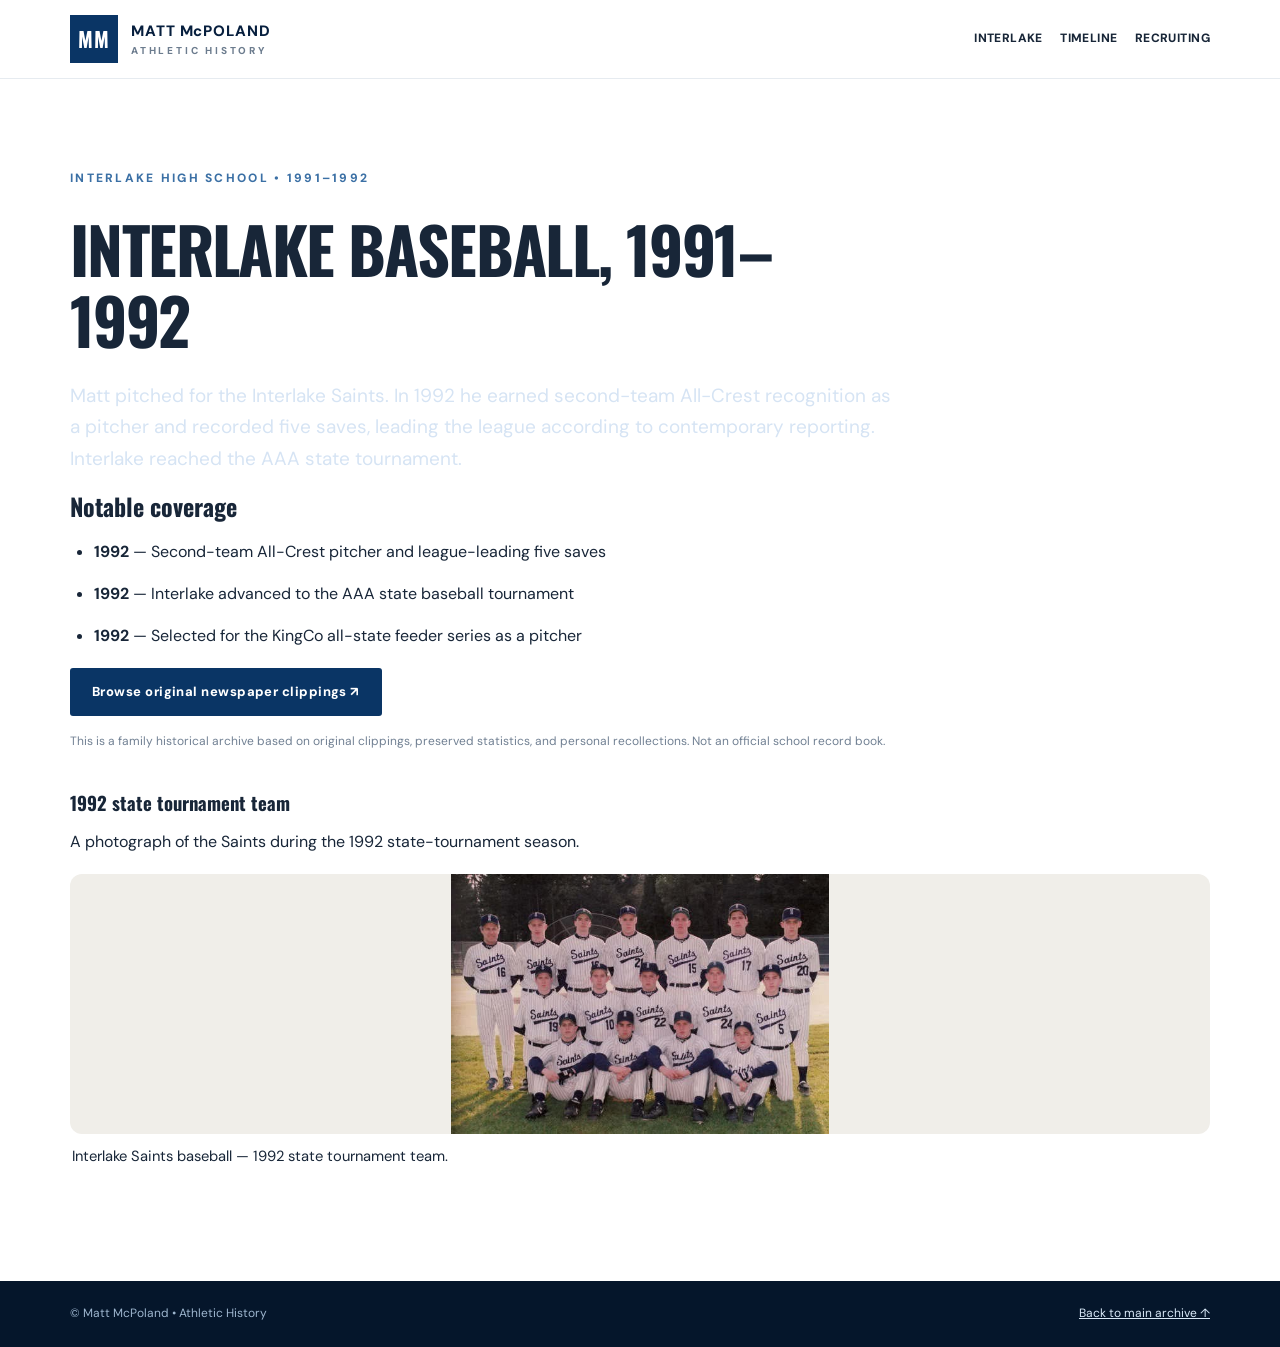
<file: interlake-baseball.html>
<!DOCTYPE html>
<html lang="en"><head><meta charset="utf-8"/><meta content="width=device-width,initial-scale=1" name="viewport"/><title>Interlake Baseball, 1991–1992 | Matt McPoland Athletic History</title><meta content="Matt pitched for the Interlake Saints. In 1992 he earned second-team All-Crest recognition as a pitcher and recorded five saves, leading the league accordi" name="description"/><link href="https://mmcpoland-sys.github.io/interlake-baseball.html" rel="canonical"/><link href="styles.css" rel="stylesheet"/><script type="application/ld+json">{"@context": "https://schema.org", "@type": "Article", "headline": "Interlake Baseball, 1991\u20131992", "description": "Matt pitched for the Interlake Saints. In 1992 he earned second-team All-Crest recognition as a pitcher and recorded five saves, leading the league according to contemporary reporting. Interlake reached the AAA state tournament.", "author": {"@type": "Person", "name": "Matt McPoland"}, "mainEntityOfPage": "https://mmcpoland-sys.github.io/interlake-baseball.html"}</script></head><body><header class="top"><div class="wrap nav"><a class="brand" href="index.html"><span class="monogram">MM</span><span>MATT McPOLAND <small>ATHLETIC HISTORY</small></span></a><nav><a href="index.html#interlake">Interlake</a><a href="index.html#articles">Timeline</a><a href="index.html#letters">Recruiting</a></nav></div></header><main class="section wrap chapter"><p class="kicker">Interlake High School • 1991–1992</p><h1>Interlake Baseball, 1991–1992</h1><p class="lede">Matt pitched for the Interlake Saints. In 1992 he earned second-team All-Crest recognition as a pitcher and recorded five saves, leading the league according to contemporary reporting. Interlake reached the AAA state tournament.</p><h2>Notable coverage</h2><ul class="chapter-list"><li><strong>1992</strong> — Second-team All-Crest pitcher and league-leading five saves</li><li><strong>1992</strong> — Interlake advanced to the AAA state baseball tournament</li><li><strong>1992</strong> — Selected for the KingCo all-state feeder series as a pitcher</li></ul><p><a class="btn dark" href="index.html#articles">Browse original newspaper clippings ↗</a></p><p class="fine">This is a family historical archive based on original clippings, preserved statistics, and personal recollections. Not an official school record book.</p><section class="memory-gallery"><h3>1992 state tournament team</h3><p>A photograph of the Saints during the 1992 state-tournament season.</p><div class="memory-gallery-grid"><figure><button aria-label="Enlarge Interlake Saints baseball — 1992 state tournament team." data-caption="Interlake Saints baseball — 1992 state tournament team." data-image="assets/interlake-baseball-state-team-1992.jpg" type="button"><img alt="1992 Interlake Saints baseball team photo." decoding="async" loading="lazy" src="assets/interlake-baseball-state-team-1992.jpg"/></button><figcaption>Interlake Saints baseball — 1992 state tournament team.</figcaption></figure></div></section></main><footer><div class="wrap foot">© Matt McPoland • Athletic History <a href="index.html">Back to main archive ↑</a></div></footer></body></html>
</file>
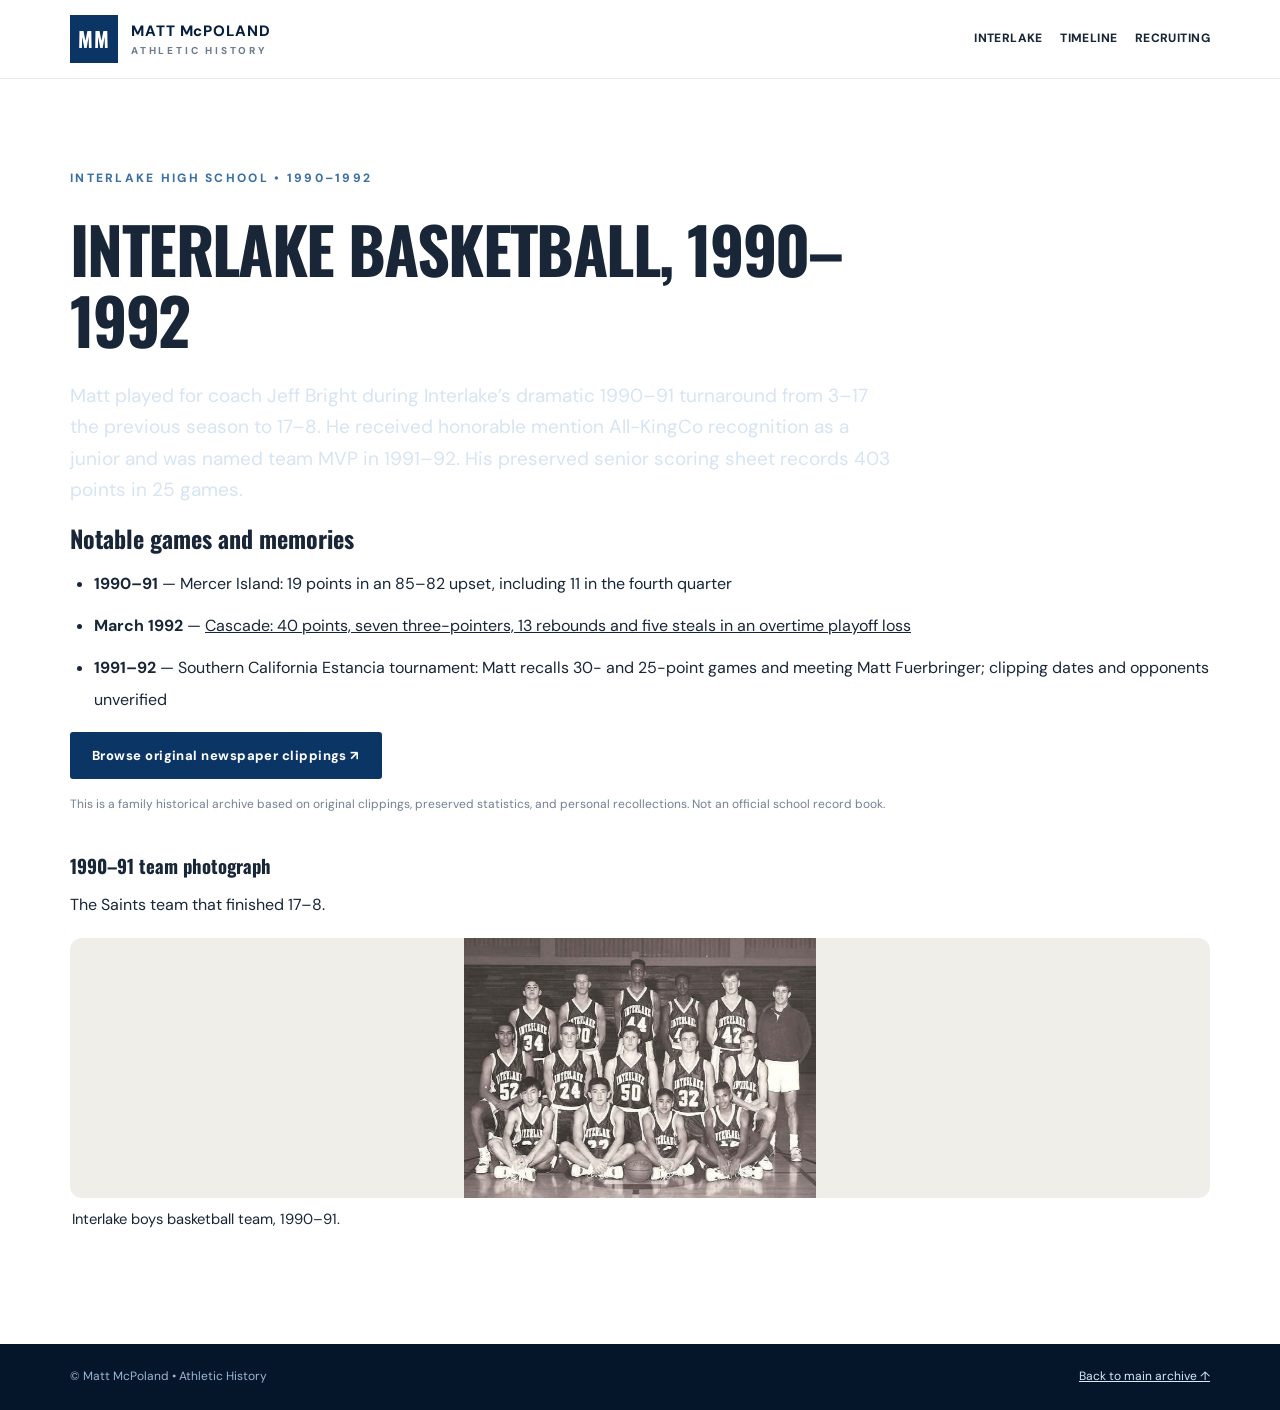
<file: interlake-basketball.html>
<!DOCTYPE html>
<html lang="en"><head><meta charset="utf-8"/><meta content="width=device-width,initial-scale=1" name="viewport"/><title>Interlake Basketball, 1990–1992 | Matt McPoland Athletic History</title><meta content="Matt played for coach Jeff Bright during Interlake’s dramatic 1990–91 turnaround from 3–17 the previous season to 17–8. He received honorable mention All-K" name="description"/><link href="https://mmcpoland-sys.github.io/interlake-basketball.html" rel="canonical"/><link href="styles.css" rel="stylesheet"/><script type="application/ld+json">{"@context": "https://schema.org", "@type": "Article", "headline": "Interlake Basketball, 1990\u20131992", "description": "Matt played for coach Jeff Bright during Interlake\u2019s dramatic 1990\u201391 turnaround from 3\u201317 the previous season to 17\u20138. He received honorable mention All-KingCo recognition as a junior and was named team MVP in 1991\u201392. His preserved senior scoring sheet records 403 points in 25 games.", "author": {"@type": "Person", "name": "Matt McPoland"}, "mainEntityOfPage": "https://mmcpoland-sys.github.io/interlake-basketball.html"}</script></head><body><header class="top"><div class="wrap nav"><a class="brand" href="index.html"><span class="monogram">MM</span><span>MATT McPOLAND <small>ATHLETIC HISTORY</small></span></a><nav><a href="index.html#interlake">Interlake</a><a href="index.html#articles">Timeline</a><a href="index.html#letters">Recruiting</a></nav></div></header><main class="section wrap chapter"><p class="kicker">Interlake High School • 1990–1992</p><h1>Interlake Basketball, 1990–1992</h1><p class="lede">Matt played for coach Jeff Bright during Interlake’s dramatic 1990–91 turnaround from 3–17 the previous season to 17–8. He received honorable mention All-KingCo recognition as a junior and was named team MVP in 1991–92. His preserved senior scoring sheet records 403 points in 25 games.</p><h2>Notable games and memories</h2><ul class="chapter-list"><li><strong>1990–91</strong> — Mercer Island: 19 points in an 85–82 upset, including 11 in the fourth quarter</li><li><strong>March 1992</strong> — <a href="https://youtu.be/geZacXmgTA0">Cascade: 40 points, seven three-pointers, 13 rebounds and five steals in an overtime playoff loss</a></li><li><strong>1991–92</strong> — Southern California Estancia tournament: Matt recalls 30- and 25-point games and meeting Matt Fuerbringer; clipping dates and opponents unverified</li></ul><p><a class="btn dark" href="index.html#articles">Browse original newspaper clippings ↗</a></p><p class="fine">This is a family historical archive based on original clippings, preserved statistics, and personal recollections. Not an official school record book.</p><section class="memory-gallery"><h3>1990–91 team photograph</h3><p>The Saints team that finished 17–8.</p><div class="memory-gallery-grid"><figure><button aria-label="Enlarge Interlake boys basketball team, 1990–91." data-caption="Interlake boys basketball team, 1990–91." data-image="assets/interlake-basketball-team-1991-restored.jpg" type="button"><img alt="Interlake basketball team portrait from the 1990–91 season." decoding="async" loading="lazy" src="assets/interlake-basketball-team-1991-restored.jpg"/></button><figcaption>Interlake boys basketball team, 1990–91.</figcaption></figure></div></section></main><footer><div class="wrap foot">© Matt McPoland • Athletic History <a href="index.html">Back to main archive ↑</a></div></footer></body></html>
</file>
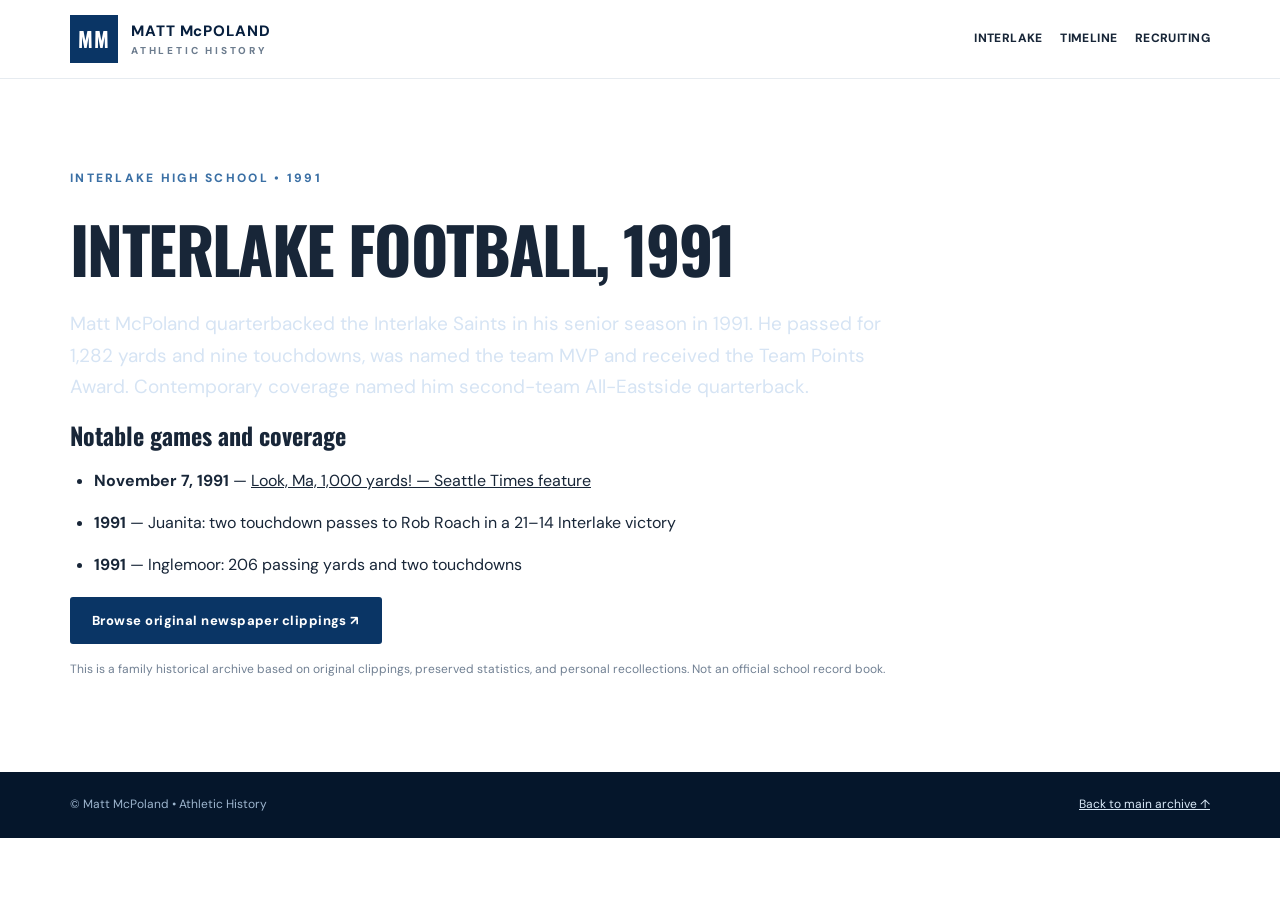
<file: interlake-football.html>
<!doctype html><html lang="en"><head><meta charset="utf-8"><meta name="viewport" content="width=device-width,initial-scale=1"><title>Interlake Football, 1991 | Matt McPoland Athletic History</title><meta name="description" content="Matt McPoland quarterbacked the Interlake Saints in his senior season in 1991. He passed for 1,282 yards and nine touchdowns, was named the team MVP and re"><link rel="canonical" href="https://mmcpoland-sys.github.io/interlake-football.html"><link rel="stylesheet" href="styles.css"><script type="application/ld+json">{"@context": "https://schema.org", "@type": "Article", "headline": "Interlake Football, 1991", "description": "Matt McPoland quarterbacked the Interlake Saints in his senior season in 1991. He passed for 1,282 yards and nine touchdowns, was named the team MVP and received the Team Points Award. Contemporary coverage named him second-team All-Eastside quarterback.", "author": {"@type": "Person", "name": "Matt McPoland"}, "mainEntityOfPage": "https://mmcpoland-sys.github.io/interlake-football.html"}</script></head><body><header class="top"><div class="wrap nav"><a class="brand" href="index.html"><span class="monogram">MM</span><span>MATT McPOLAND <small>ATHLETIC HISTORY</small></span></a><nav><a href="index.html#interlake">Interlake</a><a href="index.html#articles">Timeline</a><a href="index.html#letters">Recruiting</a></nav></div></header><main class="section wrap chapter"><p class="kicker">Interlake High School • 1991</p><h1>Interlake Football, 1991</h1><p class="lede">Matt McPoland quarterbacked the Interlake Saints in his senior season in 1991. He passed for 1,282 yards and nine touchdowns, was named the team MVP and received the Team Points Award. Contemporary coverage named him second-team All-Eastside quarterback.</p><h2>Notable games and coverage</h2><ul class="chapter-list"><li><strong>November 7, 1991</strong> — <a href="https://archive.seattletimes.com/archive/19911107/1315900/look-ma-1000-yards----mothers-advice-worth-a-grand-to-interlake-qb">Look, Ma, 1,000 yards! — Seattle Times feature</a></li><li><strong>1991</strong> — Juanita: two touchdown passes to Rob Roach in a 21–14 Interlake victory</li><li><strong>1991</strong> — Inglemoor: 206 passing yards and two touchdowns</li></ul><p><a class="btn dark" href="index.html#articles">Browse original newspaper clippings ↗</a></p><p class="fine">This is a family historical archive based on original clippings, preserved statistics, and personal recollections. Not an official school record book.</p></main><footer><div class="wrap foot">© Matt McPoland • Athletic History <a href="index.html">Back to main archive ↑</a></div></footer></body></html>
</file>
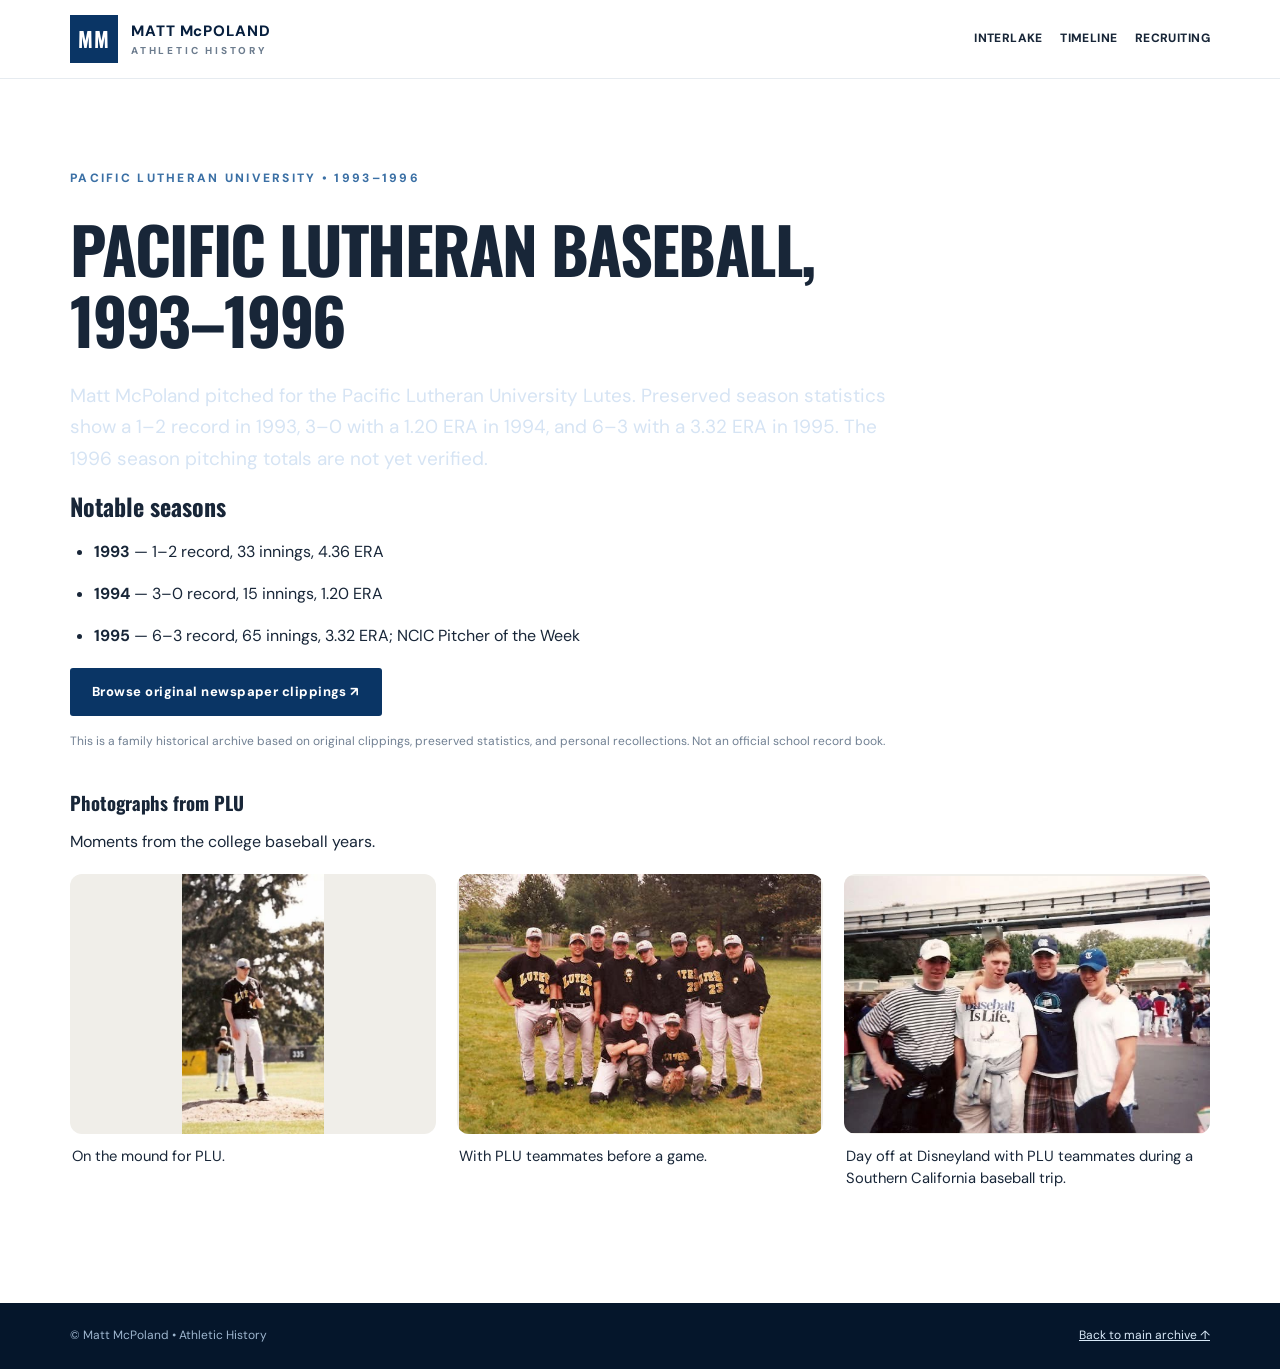
<file: plu-baseball.html>
<!DOCTYPE html>
<html lang="en"><head><meta charset="utf-8"/><meta content="width=device-width,initial-scale=1" name="viewport"/><title>Pacific Lutheran Baseball, 1993–1996 | Matt McPoland Athletic History</title><meta content="Matt McPoland pitched for the Pacific Lutheran University Lutes. Preserved season statistics show a 1–2 record in 1993, 3–0 with a 1.20 ERA in 1994, and 6–" name="description"/><link href="https://mmcpoland-sys.github.io/plu-baseball.html" rel="canonical"/><link href="styles.css" rel="stylesheet"/><script type="application/ld+json">{"@context": "https://schema.org", "@type": "Article", "headline": "Pacific Lutheran Baseball, 1993\u20131996", "description": "Matt McPoland pitched for the Pacific Lutheran University Lutes. Preserved season statistics show a 1\u20132 record in 1993, 3\u20130 with a 1.20 ERA in 1994, and 6\u20133 with a 3.32 ERA in 1995. The 1996 season pitching totals are not yet verified.", "author": {"@type": "Person", "name": "Matt McPoland"}, "mainEntityOfPage": "https://mmcpoland-sys.github.io/plu-baseball.html"}</script></head><body><header class="top"><div class="wrap nav"><a class="brand" href="index.html"><span class="monogram">MM</span><span>MATT McPOLAND <small>ATHLETIC HISTORY</small></span></a><nav><a href="index.html#interlake">Interlake</a><a href="index.html#articles">Timeline</a><a href="index.html#letters">Recruiting</a></nav></div></header><main class="section wrap chapter"><p class="kicker">Pacific Lutheran University • 1993–1996</p><h1>Pacific Lutheran Baseball, 1993–1996</h1><p class="lede">Matt McPoland pitched for the Pacific Lutheran University Lutes. Preserved season statistics show a 1–2 record in 1993, 3–0 with a 1.20 ERA in 1994, and 6–3 with a 3.32 ERA in 1995. The 1996 season pitching totals are not yet verified.</p><h2>Notable seasons</h2><ul class="chapter-list"><li><strong>1993</strong> — 1–2 record, 33 innings, 4.36 ERA</li><li><strong>1994</strong> — 3–0 record, 15 innings, 1.20 ERA</li><li><strong>1995</strong> — 6–3 record, 65 innings, 3.32 ERA; NCIC Pitcher of the Week</li></ul><p><a class="btn dark" href="index.html#articles">Browse original newspaper clippings ↗</a></p><p class="fine">This is a family historical archive based on original clippings, preserved statistics, and personal recollections. Not an official school record book.</p><section class="memory-gallery"><h3>Photographs from PLU</h3><p>Moments from the college baseball years.</p><div class="memory-gallery-grid"><figure><button aria-label="Enlarge On the mound for PLU." data-caption="On the mound for PLU." data-image="assets/plu-pitching-on-mound.jpg" type="button"><img alt="Matt on the pitcher mound for PLU." decoding="async" loading="lazy" src="assets/plu-pitching-on-mound.jpg"/></button><figcaption>On the mound for PLU.</figcaption></figure><figure><button aria-label="Enlarge With PLU teammates before a game." data-caption="With PLU teammates before a game." data-image="assets/plu-teammates-pregame.jpg" type="button"><img alt="PLU Lutes teammates before a baseball game." decoding="async" loading="lazy" src="assets/plu-teammates-pregame.jpg"/></button><figcaption>With PLU teammates before a game.</figcaption></figure><figure><button aria-label="Enlarge PLU teammates at Disneyland during a Southern California baseball trip" data-caption="Day off at Disneyland with PLU teammates during a Southern California baseball trip in the 1990s." data-image="assets/plu-disneyland-teammates-1990s.jpg" type="button"><img alt="Matt McPoland and three PLU baseball teammates at Disneyland on a day off during a Southern California trip" decoding="async" loading="lazy" src="assets/plu-disneyland-teammates-1990s.jpg"/></button><figcaption>Day off at Disneyland with PLU teammates during a Southern California baseball trip.</figcaption></figure></div></section></main><footer><div class="wrap foot">© Matt McPoland • Athletic History <a href="index.html">Back to main archive ↑</a></div></footer></body></html>
</file>
<file: styles.css>
@import url('https://fonts.googleapis.com/css2?family=DM+Sans:wght@400;500;600;700;800&family=Oswald:wght@400;500;600;700&display=swap');:root{--blue:#0a3565;--deep:#071f3e;--accent:#f4c66a;--pale:#f2f5f9;--ink:#182638;--muted:#627287}*{box-sizing:border-box}html{scroll-behavior:smooth;scroll-padding-top:85px}body{margin:0;font-family:'DM Sans',Arial,sans-serif;color:var(--ink);line-height:1.65;background:white}a{color:inherit}button,input{font:inherit}.wrap{width:min(1140px,calc(100% - 44px));margin:auto}.skip{position:absolute;top:-100px;left:10px;background:white;padding:10px;z-index:20}.skip:focus{top:10px}.top{background:#fff;border-bottom:1px solid #e6ebf0;position:sticky;top:0;z-index:9}.nav{display:flex;justify-content:space-between;align-items:center;min-height:78px;gap:20px}.brand{display:flex;align-items:center;gap:13px;text-decoration:none;color:var(--deep);font-weight:800;letter-spacing:.06em;font-size:15px;line-height:1.2}.brand small{display:block;font-size:10px;letter-spacing:.28em;color:#6c7c8e;margin-top:5px}.monogram{background:var(--blue);color:white;font-family:Oswald,sans-serif;font-size:21px;display:grid;place-items:center;width:48px;height:48px}.nav nav{display:flex;gap:28px}.nav nav a{font-size:13px;font-weight:800;text-decoration:none;text-transform:uppercase;letter-spacing:.07em}.nav nav a:hover{color:#276db1}.menu{display:none;background:transparent;border:1px solid #ccd4de;padding:8px 13px}.hero{min-height:620px;background:linear-gradient(115deg,#071c37 0%,#0a376d 78%);color:#fff;position:relative;overflow:hidden}.hero-inner{position:relative;z-index:1;padding:110px 0 80px}.eyebrow,.kicker{font-size:12px;font-weight:800;letter-spacing:.19em;text-transform:uppercase}.eyebrow{color:var(--accent)}h1,h2,h3{font-family:Oswald,'Arial Narrow',sans-serif;line-height:1.13;margin:0}h1{font-size:clamp(66px,9vw,128px);text-transform:uppercase;letter-spacing:-.025em;max-width:800px;margin:24px 0}h1 span{display:block;color:#a7c6e9;font-size:.52em;letter-spacing:.035em}.lede{font-size:19px;max-width:620px;color:#d6e4f4}.hero-actions{display:flex;gap:12px;flex-wrap:wrap;margin-top:30px}.btn{display:inline-block;background:var(--accent);color:var(--deep);padding:13px 22px;font-weight:800;text-decoration:none;border-radius:3px;font-size:13px;letter-spacing:.035em}.btn:hover{filter:brightness(.94)}.btn.ghost{background:transparent;border:1px solid #7693b5;color:white}.btn.dark{background:var(--blue);color:#fff}.meta{display:flex;gap:30px;flex-wrap:wrap;font-size:11px;letter-spacing:.16em;margin-top:70px;color:#a9c2de;font-weight:800}.hero-graphic{position:absolute;right:-90px;top:0;height:100%;width:46%;opacity:.15;pointer-events:none}.huge{font-family:Oswald,sans-serif;font-size:520px;line-height:1;font-weight:700;position:absolute;right:0;top:50px;color:white}.vertical{position:absolute;right:65px;top:80px;writing-mode:vertical-rl;letter-spacing:.4em}.circle{position:absolute;border:2px solid white;border-radius:50%}.c1{width:600px;height:600px;right:0;top:30px}.c2{width:420px;height:420px;right:90px;top:120px}.section{padding:88px 0}.section-heading{max-width:770px;margin-bottom:36px}.kicker{color:#3b70a5;margin:0 0 12px}.section-heading h2,.closing h2{font-size:clamp(36px,5vw,58px);text-transform:uppercase;color:var(--deep);margin-bottom:16px}.section-heading p:last-child{color:#5c6b7d;font-size:17px}.stats{display:grid;grid-template-columns:repeat(4,1fr);gap:1px;background:#d9e2ed;margin:45px 0 65px;border:1px solid #d9e2ed}.stats>div{background:white;padding:25px 20px}.stats b{font-family:Oswald,sans-serif;font-size:48px;display:block;line-height:1;color:var(--blue)}.stats span{display:block;color:var(--muted);font-size:12px;font-weight:700;margin-top:10px;text-transform:uppercase;letter-spacing:.04em}.timeline{border-left:3px solid #bcd2e8;margin-left:11px;display:grid;grid-template-columns:repeat(2,1fr);column-gap:70px}.time{padding:0 0 35px 24px;position:relative}.time:before{content:'';width:13px;height:13px;border-radius:50%;background:#2c73b3;position:absolute;left:-8px;top:4px}.time span{color:#3574ac;font-weight:800;font-size:12px;letter-spacing:.12em}.time h3{font-size:24px;margin:8px 0}.time p{margin:0;color:#607083}.pale{background:var(--pale)}.sport-grid{display:grid;grid-template-columns:repeat(3,1fr);gap:20px}.sport{background:white;border-top:5px solid var(--blue);padding:30px;min-height:360px;display:flex;flex-direction:column}.sport-icon{font-size:32px;margin-bottom:18px}.sport h3{font-size:36px;text-transform:uppercase}.sport p:not(.kicker){color:#536478}.sport-foot{margin-top:auto;border-top:1px solid #e7ecf2;padding-top:15px;color:#456381;font-weight:700;font-size:12px}.feature{display:grid;grid-template-columns:1.15fr .85fr;margin-top:28px;background:white;overflow:hidden}.feature-copy{padding:44px}.feature-copy h3{font-size:42px;text-transform:uppercase;color:var(--deep)}.feature-copy p{color:#526174}.feature-art{background:var(--deep);color:#fff;display:flex;flex-direction:column;justify-content:center;align-items:center;padding:30px;min-height:390px}.feature-art span{font:700 190px/1 Oswald,sans-serif;color:var(--accent)}.feature-art small{text-align:center;font:600 25px/1.3 Oswald,sans-serif;letter-spacing:.1em}.feature-art div{margin-top:30px;font-size:10px;letter-spacing:.14em;color:#b8d0e7}.two{display:grid;grid-template-columns:1fr 1fr;gap:24px}.panel{border:1px solid #dfe6ed;padding:35px}.panel h3{font-size:32px;color:var(--deep);text-transform:uppercase;margin-bottom:20px}.panel.highlight{background:#eef4fb;border-color:#dce9f6}.panel p{color:#5a697b}.table-wrap{overflow-x:auto}table{width:100%;border-collapse:collapse;font-size:14px}th,td{text-align:left;padding:12px 8px;border-bottom:1px solid #e1e8ef}th{color:#536b84;font-size:11px;text-transform:uppercase;letter-spacing:.1em}.total{font-weight:800;background:#edf3fa}.fine{font-size:12px!important;color:#718093!important}.award-grid{display:grid;grid-template-columns:repeat(3,1fr);gap:22px}.award{background:#fff;margin:0;border:1px solid #e2e8ef}.award button{display:block;border:0;background:#e9edf2;width:100%;padding:0;cursor:zoom-in}.award img{display:block;width:100%;height:240px;object-fit:cover;object-position:center 54%}.award figcaption{padding:17px 19px 20px}.award b{display:block;color:var(--deep)}.award span{color:#657588;font-size:13px}.search-label{display:block;font-weight:800;margin-bottom:8px}.search{width:100%;border:1px solid #b8c9da;padding:16px 18px;border-radius:3px;font-size:16px}.search:focus{outline:3px solid #bcd5f1}.filters{display:flex;gap:8px;flex-wrap:wrap;margin:20px 0 26px}.filters button{border:1px solid #cbd7e3;background:white;color:var(--blue);padding:8px 15px;cursor:pointer;font-size:12px;font-weight:800;border-radius:30px}.filters button.active{background:var(--blue);color:white}.archive-grid{display:grid;grid-template-columns:repeat(2,1fr);gap:14px}.entry{border:1px solid #dce5ee;padding:22px;background:#fff}.entry .tag{font-size:10px;font-weight:800;letter-spacing:.1em;text-transform:uppercase;color:#3474b0}.entry h3{font-size:23px;margin:8px 0;color:var(--deep)}.entry p{font-size:14px;color:#58697c;margin:0}.closing{background:var(--deep);color:white}.closing .wrap{max-width:850px}.closing h2{color:white}.closing p{color:#c5d6e8}footer{background:#05162b;color:#9eb6cf;padding:23px 0}.foot{display:flex;justify-content:space-between;gap:20px;font-size:12px}.foot a{color:#d9e9f8}dialog{border:0;padding:16px;max-width:min(90vw,900px);max-height:90vh;box-shadow:0 20px 70px #0008}dialog::backdrop{background:#05172cce}dialog img{max-width:100%;max-height:73vh;display:block;margin:auto}dialog p{text-align:center;margin:8px 30px 0;font-size:14px}.close{position:absolute;right:8px;top:8px;border:0;background:var(--blue);color:white;padding:8px 12px;cursor:pointer}@media(max-width:850px){.nav nav{gap:14px}.nav nav a{font-size:11px}.sport-grid{grid-template-columns:1fr 1fr}.sport:last-child{grid-column:span 2}.hero-graphic{opacity:.07}.feature{grid-template-columns:1fr}.feature-art{min-height:300px}.feature-art span{font-size:140px}.award-grid{grid-template-columns:repeat(2,1fr)}}@media(max-width:600px){.nav{min-height:70px}.menu{display:block}.nav nav{display:none;position:absolute;top:70px;left:0;right:0;background:white;padding:20px 24px;box-shadow:0 12px 25px #0002;flex-direction:column}.nav nav.open{display:flex}.hero{min-height:530px}.hero-inner{padding:75px 0 45px}h1{font-size:clamp(56px,14vw,90px)}.lede{font-size:16px}.meta{margin-top:48px;gap:10px}.section{padding:62px 0}.stats{grid-template-columns:repeat(2,1fr);margin:35px 0 50px}.timeline{grid-template-columns:1fr}.sport-grid,.two,.archive-grid,.award-grid{grid-template-columns:1fr}.sport:last-child{grid-column:auto}.sport{min-height:auto}.feature-copy{padding:28px}.feature-copy h3{font-size:34px}.award img{height:265px}.foot{flex-direction:column}}/* Recruiting history addition */
.recruiting-grid{display:grid;grid-template-columns:repeat(2,minmax(0,1fr));gap:22px;margin-top:28px}.recruiting-card{background:#fff;border:1px solid #dce5ef;border-radius:15px;padding:25px;box-shadow:0 7px 24px rgba(9,32,65,.05)}.recruiting-card h3{margin:8px 0 12px}.recruiting-card p{line-height:1.75}.source-note{font-size:.88rem;color:#5d6c7c;margin-top:14px}.recruiting-intro{max-width:800px;line-height:1.8}@media(max-width:720px){.recruiting-grid{grid-template-columns:1fr}}

/* Featured original newspaper clippings */
.article-grid{display:grid;grid-template-columns:repeat(2,minmax(0,1fr));gap:26px}.press-card{background:#fff;border:1px solid #dbe5ef;overflow:hidden;box-shadow:0 8px 28px #0922410d}.press-card>button{display:block;width:100%;border:0;padding:0;background:#e7e2d9;cursor:zoom-in}.press-card>button img{width:100%;height:355px;object-fit:contain;display:block}.press-copy{padding:23px 26px 28px}.press-copy h3{font-size:28px;color:var(--deep);margin-bottom:12px}.press-copy p:not(.kicker){color:#58697c}.press-copy a,.archive-source{display:inline-block;margin-top:12px;color:#14568f;font-weight:800;font-size:13px}.press-copy a:hover,.archive-source:hover{text-decoration:none}@media(max-width:680px){.article-grid{grid-template-columns:1fr}.press-card>button img{height:310px}}

/* Recruiting letters: original-source chronology */
.letter-summary{display:grid;grid-template-columns:repeat(3,1fr);gap:12px;margin-bottom:24px}.letter-summary>div{background:#f2f5f9;padding:18px 22px}.letter-summary strong{font:700 38px Oswald,sans-serif;color:var(--blue);display:block}.letter-summary span{font-size:12px;font-weight:800;text-transform:uppercase;letter-spacing:.08em;color:var(--muted)}.letter-highlight{background:#edf4fb;border-left:5px solid var(--blue);padding:28px;margin-bottom:24px}.letter-highlight h3{font-size:30px;color:var(--deep)}.letter-list{display:grid;grid-template-columns:repeat(2,minmax(0,1fr));gap:12px}.letter-item{display:flex;flex-direction:column;border:1px solid #dfe6ee;padding:19px 22px}.letter-date{font-size:11px;font-weight:800;color:#3672ab;text-transform:uppercase;letter-spacing:.09em}.letter-item h4{font:600 23px Oswald,sans-serif;color:var(--deep);margin:8px 0 2px}.letter-item p{margin:7px 0 0;font-size:14px;color:#596b7d}.letter-item .letter-byline{font-size:12px;font-weight:800;color:#3a6286}.article-external{margin-left:12px}@media(max-width:680px){.letter-list{grid-template-columns:1fr}.letter-summary{gap:5px}.letter-summary>div{padding:12px}.letter-summary strong{font-size:30px}.letter-summary span{font-size:10px}.article-external{margin-left:0}}

/* Matched primary-source scans and historical milestones */
.letter-item{padding:0;overflow:hidden}.letter-item>span,.letter-item>div:not(.letter-scan),.letter-item>p{margin-left:20px;margin-right:20px}.letter-scan{margin:0 0 15px;background:#e8eef5}.letter-scan button{display:block;width:100%;padding:0;border:0;background:transparent;cursor:zoom-in}.letter-scan img{width:100%;height:245px;display:block;object-fit:contain;object-position:center;background:#edf1f5}.letter-item .letter-open{display:inline-block;margin:12px 20px 20px;color:var(--blue);font-weight:800;font-size:13px}.milestone-grid{display:grid;grid-template-columns:repeat(3,minmax(0,1fr));gap:18px}.milestone{background:white;padding:25px;border-top:4px solid var(--blue)}.milestone-year{font-size:11px;letter-spacing:.12em;font-weight:800;color:#3c6f9e}.milestone strong{font:700 57px/1.2 Oswald,sans-serif;color:var(--blue);display:block;margin:10px 0}.milestone h3{font-size:24px;color:var(--deep)}.milestone p{font-size:14px;color:#526479}.milestone a{font-size:13px;font-weight:800;color:var(--blue)}@media(max-width:900px){.milestone-grid{grid-template-columns:repeat(2,1fr)}}@media(max-width:600px){.milestone-grid{grid-template-columns:1fr}.letter-scan img{height:285px}}

/* Compact recruiting archive: small previews; click to read the full scan. */
.letter-list{grid-template-columns:repeat(2,minmax(0,1fr));gap:14px;align-items:stretch}
.letter-item{display:grid;grid-template-columns:104px minmax(0,1fr);grid-template-rows:auto auto 1fr auto;column-gap:16px;align-content:start;padding:16px;min-width:0;border-radius:10px;background:#fff}
.letter-scan{grid-column:1;grid-row:1 / span 4;margin:0;background:#f1f4f8;border:1px solid #dfe6ee;border-radius:5px;align-self:start;overflow:hidden}
.letter-scan button{width:100%;display:block;cursor:zoom-in}
.letter-scan img{width:100%;height:136px;object-fit:contain;background:#f1f4f8;display:block}
.letter-item>span.letter-date{grid-column:2;grid-row:1;margin:0}
.letter-item>div{grid-column:2;grid-row:2 / span 2;margin:0;min-width:0}
.letter-item h4{font-size:19px;line-height:1.2;margin:5px 0}
.letter-item p{font-size:13px;line-height:1.5;margin:6px 0 0}
.letter-item .letter-open{grid-column:2;grid-row:4;margin:10px 0 0;font-size:12px}
.letter-scan button:focus-visible{outline:3px solid #287cc0;outline-offset:-3px}
@media(max-width:900px){.letter-list{grid-template-columns:1fr}}
@media(max-width:420px){.letter-item{grid-template-columns:80px minmax(0,1fr);gap:10px;padding:12px}.letter-scan img{height:110px}.letter-item h4{font-size:17px}}

/* Compact, chronological newspaper and game-document archive */
.document-timeline{display:grid;gap:30px}.document-era{border-left:3px solid #d2dfeb;padding:4px 0 8px 23px}.era-heading{display:flex;gap:20px;align-items:flex-start;margin-bottom:17px}.era-year{display:inline-block;flex:none;font-size:14px;font-weight:800;background:#163b60;color:white;padding:9px 12px;border-radius:6px}.era-heading h3{margin:2px 0 8px;font-size:26px}.era-heading p:last-child{color:#58697c;margin:0}.document-grid{display:grid;grid-template-columns:repeat(2,minmax(0,1fr));gap:13px}.document-card{display:flex;gap:14px;background:white;border:1px solid #dbe5ef;border-radius:9px;padding:12px;min-width:0}.document-thumb{border:0;background:#e9edf2;border-radius:5px;padding:0;cursor:zoom-in;width:112px;height:142px;flex:none;overflow:hidden}.document-thumb img{display:block;width:100%;height:100%;object-fit:contain}.document-info{min-width:0}.document-date{font-size:11px;letter-spacing:.05em;font-weight:800;color:#55728e}.document-info h4{font-size:17px;margin:5px 0 7px}.document-info p{font-size:13px;line-height:1.5;color:#526579;margin:0}.document-info a,.score-notes a{font-size:12px;font-weight:750;display:inline-block;margin:8px 10px 0 0;color:#14568f}.score-notes{background:#f0f5fa;border:1px solid #dbe5ef;padding:16px 19px;border-radius:8px;margin-top:13px}.score-notes h4{margin:0 0 8px}.score-notes p{margin:0;color:#43566b}.score-notes span{display:block;font-size:12px;color:#63768b;margin-top:8px}@media(max-width:850px){.document-grid{grid-template-columns:1fr}}@media(max-width:480px){.document-era{padding-left:12px}.era-heading{gap:10px}.era-year{font-size:12px;padding:7px}.document-thumb{width:85px;height:115px}.document-card{gap:10px}.document-info h4{font-size:15px}}

/* Searchable sports chapters and California tournament */
.california-grid{display:grid;grid-template-columns:repeat(2,minmax(0,1fr));gap:18px;margin:24px 0}.california-card,.tournament-memory,.sports-pages{padding:25px;border:1px solid #d7e0e9;border-radius:16px;background:#fff;color:#17324c}.california-number{display:block;font-size:3.2rem;color:#0b477d;margin:8px 0}.tournament-memory{margin-top:20px}.tournament-memory p{line-height:1.75}.sports-pages{margin-top:30px}.sports-links{display:flex;gap:12px;flex-wrap:wrap;margin-top:12px}.sports-links a{padding:10px 14px;border-radius:9px;background:#e8f1fa;color:#07385e;font-weight:700;text-decoration:none}.sports-links a:hover{text-decoration:underline}@media(max-width:680px){.california-grid{grid-template-columns:1fr}}

.chapter{min-height:70vh;padding-top:90px;padding-bottom:80px}.chapter h1{font-size:clamp(2.3rem,5vw,4.4rem);line-height:1.12}.chapter .lede{max-width:830px}.chapter-list{padding-left:24px;line-height:2}.chapter-list li{margin-bottom:10px}

/* Coast Christmas Classic original clipping previews */
.california-card .tournament-scan{display:block;width:100%;border:1px solid #dbe5ef;background:#f2f4f7;padding:8px;cursor:zoom-in;margin:16px 0 8px}
.california-card .tournament-scan img{display:block;width:100%;height:230px;object-fit:contain}
.california-card>a{display:inline-block;margin:6px 12px 0 0;color:#14568f;font-weight:800;font-size:13px}

/* PLU archival program galleries */
.plu-memory{margin:24px 0 32px}.plu-program-grid{display:grid;grid-template-columns:repeat(auto-fit,minmax(185px,1fr));gap:18px;margin:18px 0 38px}.plu-program-page{margin:0;border:1px solid #d9e2ec;border-radius:12px;overflow:hidden;background:#fff}.plu-program-thumb{width:100%;border:0;background:#f0f2f5;cursor:zoom-in;padding:8px}.plu-program-thumb img{display:block;width:100%;height:260px;object-fit:contain}.plu-program-page figcaption{padding:10px 12px;font-size:13px;line-height:1.5}.plu-program-page figcaption strong{display:block}.plu-program-page figcaption a{display:block;margin-top:7px;font-weight:700}.plu-second{margin-top:32px}

/* Original PLU newspaper archive */
#plu .plu-program-grid{margin-top:22px}
#plu .plu-program-page figcaption{line-height:1.55}
#plu .plu-program-page figcaption span{font-weight:400}

/* Family archive update */
.legacy-layout{display:grid;grid-template-columns:1.15fr .85fr;gap:32px;align-items:start}.legacy-layout p{color:#526174;margin-top:0}.legacy-photo,.legacy-team{margin:0;background:white;border:1px solid #dce5ee;padding:14px}.legacy-photo button,.legacy-team button{display:block;width:100%;border:0;background:transparent;padding:0;cursor:zoom-in}.legacy-photo img,.legacy-team img{display:block;width:100%;height:auto;max-height:510px;object-fit:contain}.legacy-team{max-width:650px;margin:0 auto 40px}.legacy-team img{max-height:580px}.legacy-photo figcaption,.legacy-team figcaption{font-size:14px;color:#546477;padding:12px 5px 3px}.legacy-clippings{display:grid;grid-template-columns:repeat(2,minmax(0,1fr));gap:22px;margin:0 0 40px}.legacy-clippings img{max-height:500px}@media(max-width:760px){.legacy-layout,.legacy-clippings{grid-template-columns:1fr}}

/* Archive polish: simpler navigation, introduction, and comfortable mobile browsing */
.nav nav{gap:clamp(10px,1.35vw,19px)}
.nav nav a{font-size:12px;letter-spacing:.035em;white-space:nowrap}
.start-here{background:#eef4fb;border-left:5px solid var(--blue);padding:25px 28px;margin:0 0 35px;max-width:940px}
.start-here h3{font-size:27px;color:var(--deep);margin:0 0 10px}
.start-here p{margin:0 0 15px;color:#4d6177}
.start-links{display:flex;gap:9px;flex-wrap:wrap}
.start-links a{background:white;border:1px solid #cad9e9;border-radius:5px;padding:8px 12px;text-decoration:none;color:var(--blue);font-weight:800;font-size:12px}
.start-links a:hover,.start-links a:focus-visible{background:var(--blue);color:white}
button:focus-visible,a:focus-visible{outline:3px solid #e5a82c;outline-offset:3px}
@media(max-width:1000px){.nav nav{gap:10px}.nav nav a{font-size:11px}}
@media(max-width:850px){.menu{display:block}.nav nav{display:none;position:absolute;top:78px;left:0;right:0;background:white;padding:20px 24px;box-shadow:0 12px 25px #0002;flex-direction:column;gap:15px}.nav nav.open{display:flex}.nav nav a{font-size:13px}}
@media(max-width:600px){.nav nav{top:70px}.start-here{padding:20px}.start-here h3{font-size:24px}}

/* Family archive photo galleries */
.memory-gallery{margin:2.5rem 0 1.5rem}.memory-gallery>p{max-width:55rem}.memory-gallery-grid{display:grid;grid-template-columns:repeat(auto-fit,minmax(min(100%,240px),1fr));gap:1.3rem;margin-top:1.2rem}.memory-gallery figure{margin:0}.memory-gallery button{display:block;width:100%;padding:0;border:0;background:transparent;cursor:zoom-in;border-radius:12px;overflow:hidden}.memory-gallery img{display:block;width:100%;height:260px;object-fit:contain;background:#f0eee9}.memory-gallery figcaption{padding:.65rem .15rem;font-size:.92rem;line-height:1.5}.memory-gallery button:focus-visible{outline:3px solid #2a6ca5;outline-offset:3px}@media(max-width:600px){.memory-gallery img{height:auto;max-height:350px}}

/* Photo-led hero: replaces decorative #24 with an archival PLU team photograph. */
.hero{display:grid;grid-template-columns:minmax(0,1fr) minmax(300px,39%);align-items:center;gap:0;min-height:600px}
.hero-inner{width:min(100%,1140px);padding:80px 24px 75px max(24px,calc((100vw - 1140px)/2));margin:0}
.hero h1{font-size:clamp(58px,6.8vw,104px)}
.hero-photo{position:relative;margin:45px 36px 45px 0;align-self:center;border:7px solid rgba(255,255,255,.18);box-shadow:0 20px 55px #0006;border-radius:7px;overflow:hidden;background:#102b4c;transform:rotate(1deg)}
.hero-photo img{display:block;width:100%;aspect-ratio:3/2;object-fit:cover}
.hero-photo figcaption{font-size:12px;letter-spacing:.025em;color:#e4ecf7;padding:12px 15px;background:#071f3e}
@media(max-width:850px){.hero{grid-template-columns:1fr;gap:0}.hero-inner{padding:75px 24px 25px;width:min(100%,720px)}.hero-photo{width:min(85%,650px);margin:0 auto 55px;transform:none}.hero h1{font-size:clamp(56px,10vw,90px)}.hero .meta{margin-top:35px}}
@media(max-width:600px){.hero-inner{padding:55px 22px 25px}.hero-photo{width:calc(100% - 44px);margin:0 auto 40px}.hero-photo figcaption{font-size:11px}.hero h1{font-size:clamp(50px,12vw,70px)}}
</file>
